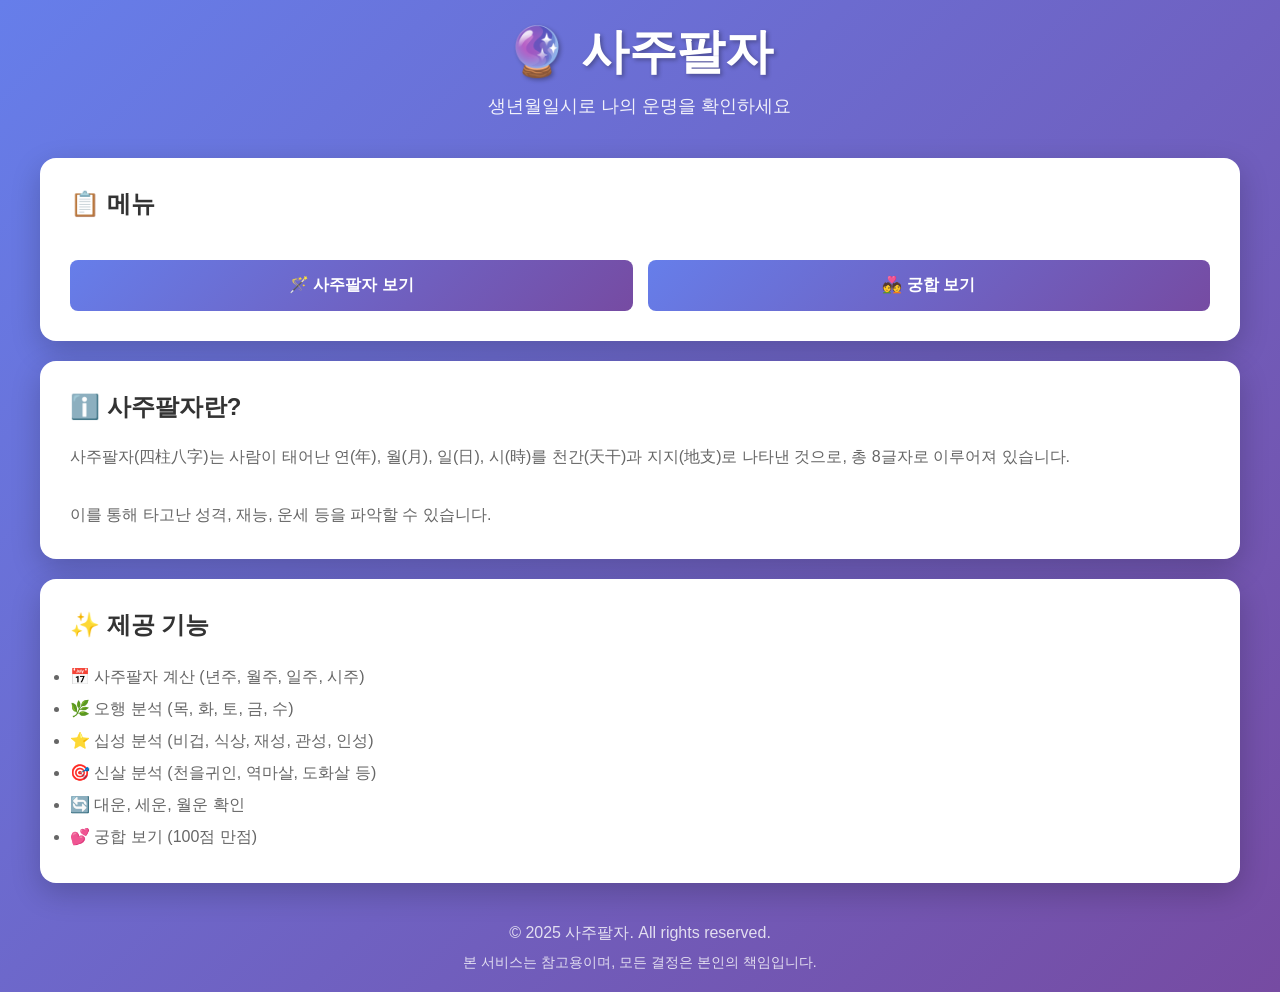
<file: saju-web/index.html>
<!DOCTYPE html>
<html lang="ko">
<head>
    <meta charset="UTF-8">
    <meta name="viewport" content="width=device-width, initial-scale=1.0">
    <title>사주팔자 - 온라인 무료 사주 보기</title>
    <link rel="stylesheet" href="css/style.css">
</head>
<body>
    <div class="container">
        <!-- 헤더 -->
        <div class="header">
            <h1>🔮 사주팔자</h1>
            <p>생년월일시로 나의 운명을 확인하세요</p>
        </div>

        <!-- 메뉴 카드 -->
        <div class="card">
            <div class="card-title">
                📋 메뉴
            </div>

            <div class="nav-buttons">
                <button class="btn btn-primary" onclick="location.href='saju.html'">
                    🪄 사주팔자 보기
                </button>
                <button class="btn btn-primary" onclick="location.href='gunghap.html'">
                    💑 궁합 보기
                </button>
            </div>
        </div>

        <!-- 소개 카드 -->
        <div class="card">
            <div class="card-title">
                ℹ️ 사주팔자란?
            </div>
            <p style="line-height: 1.8; color: #666;">
                사주팔자(四柱八字)는 사람이 태어난 연(年), 월(月), 일(日), 시(時)를
                천간(天干)과 지지(地支)로 나타낸 것으로, 총 8글자로 이루어져 있습니다.
                <br><br>
                이를 통해 타고난 성격, 재능, 운세 등을 파악할 수 있습니다.
            </p>
        </div>

        <!-- 기능 소개 -->
        <div class="card">
            <div class="card-title">
                ✨ 제공 기능
            </div>
            <ul style="line-height: 2; color: #666;">
                <li>📅 사주팔자 계산 (년주, 월주, 일주, 시주)</li>
                <li>🌿 오행 분석 (목, 화, 토, 금, 수)</li>
                <li>⭐ 십성 분석 (비겁, 식상, 재성, 관성, 인성)</li>
                <li>🎯 신살 분석 (천을귀인, 역마살, 도화살 등)</li>
                <li>🔄 대운, 세운, 월운 확인</li>
                <li>💕 궁합 보기 (100점 만점)</li>
            </ul>
        </div>

        <!-- 푸터 -->
        <div style="text-align: center; color: white; margin-top: 40px; opacity: 0.8;">
            <p>© 2025 사주팔자. All rights reserved.</p>
            <p style="font-size: 14px; margin-top: 10px;">
                본 서비스는 참고용이며, 모든 결정은 본인의 책임입니다.
            </p>
        </div>
    </div>
</body>
</html>
</file>
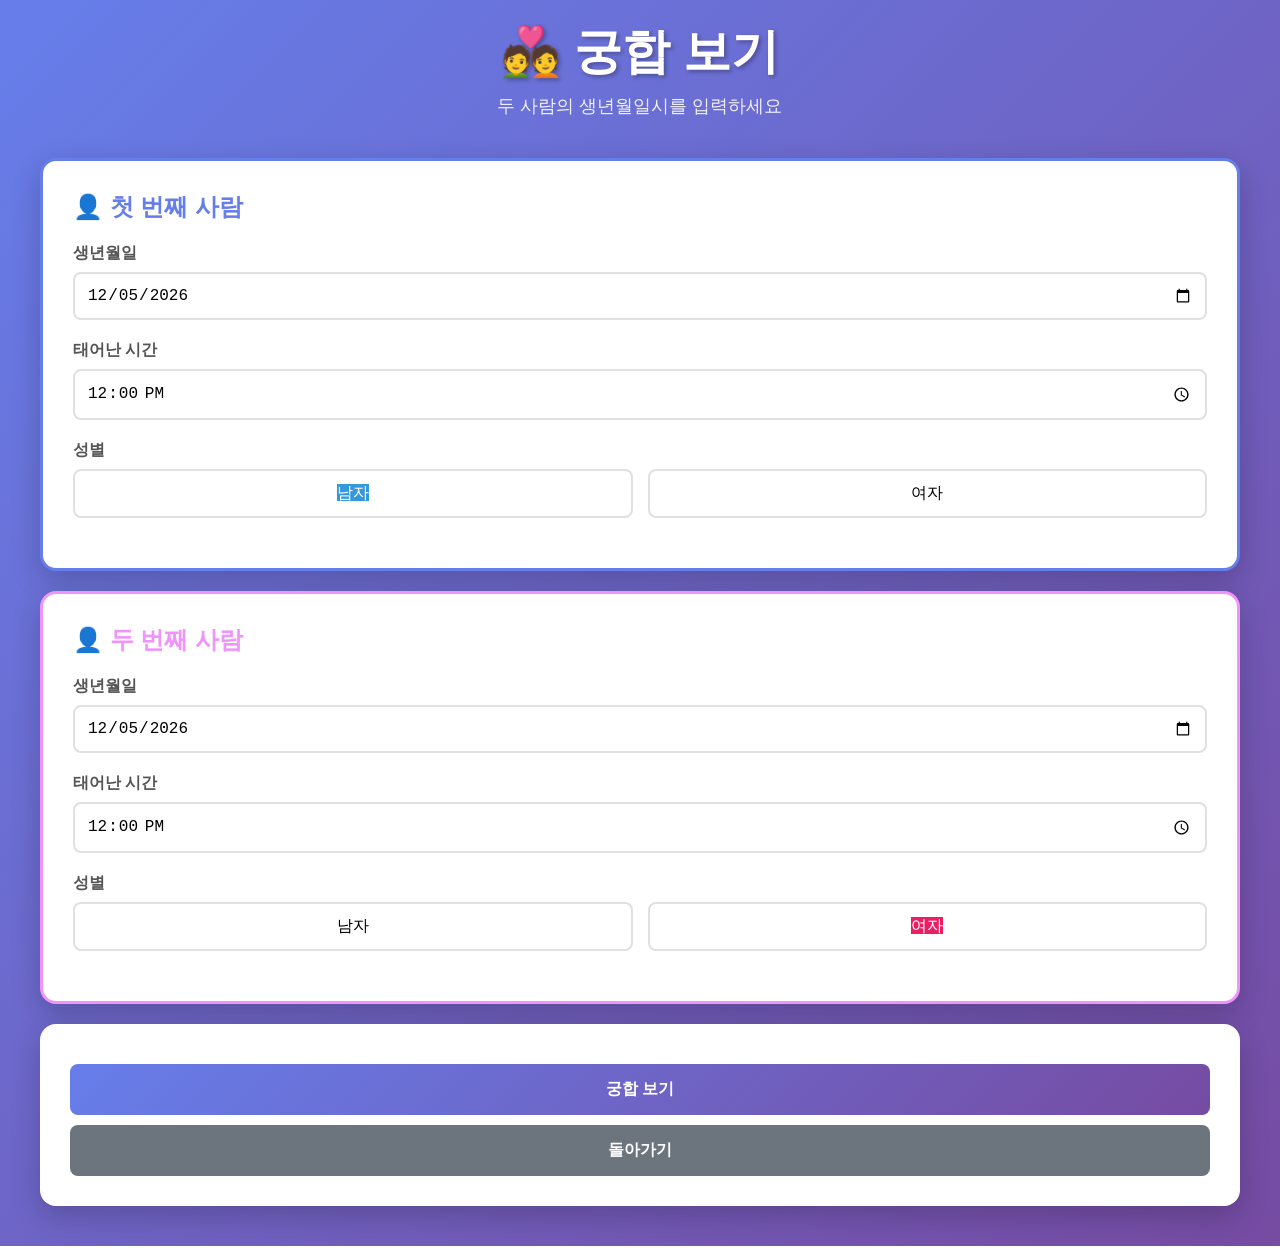
<file: saju-web/gunghap.html>
<!DOCTYPE html>
<html lang="ko">
<head>
    <meta charset="UTF-8">
    <meta name="viewport" content="width=device-width, initial-scale=1.0">
    <title>궁합 보기</title>
    <link rel="stylesheet" href="css/style.css">
</head>
<body>
    <div class="container">
        <!-- 헤더 -->
        <div class="header">
            <h1>💑 궁합 보기</h1>
            <p>두 사람의 생년월일시를 입력하세요</p>
        </div>

        <!-- 입력 폼 -->
        <div id="inputContainer">
            <!-- 첫 번째 사람 -->
            <div class="card person-card" style="border: 3px solid #667eea;">
                <div class="card-title" style="color: #667eea;">
                    👤 첫 번째 사람
                </div>

                <form id="person1Form">
                    <!-- 생년월일 -->
                    <div class="form-group">
                        <label class="form-label">생년월일</label>
                        <input type="date" class="form-control" id="birthDate1" required>
                    </div>

                    <!-- 시간 -->
                    <div class="form-group">
                        <label class="form-label">태어난 시간</label>
                        <input type="time" class="form-control" id="birthTime1" required>
                    </div>

                    <!-- 성별 -->
                    <div class="form-group">
                        <label class="form-label">성별</label>
                        <div class="radio-group">
                            <label class="radio-label male">
                                <input type="radio" name="gender1" value="male" checked>
                                <span>남자</span>
                            </label>
                            <label class="radio-label female">
                                <input type="radio" name="gender1" value="female">
                                <span>여자</span>
                            </label>
                        </div>
                    </div>
                </form>
            </div>

            <!-- 두 번째 사람 -->
            <div class="card person-card" style="border: 3px solid #f093fb;">
                <div class="card-title" style="color: #f093fb;">
                    👤 두 번째 사람
                </div>

                <form id="person2Form">
                    <!-- 생년월일 -->
                    <div class="form-group">
                        <label class="form-label">생년월일</label>
                        <input type="date" class="form-control" id="birthDate2" required>
                    </div>

                    <!-- 시간 -->
                    <div class="form-group">
                        <label class="form-label">태어난 시간</label>
                        <input type="time" class="form-control" id="birthTime2" required>
                    </div>

                    <!-- 성별 -->
                    <div class="form-group">
                        <label class="form-label">성별</label>
                        <div class="radio-group">
                            <label class="radio-label male">
                                <input type="radio" name="gender2" value="male">
                                <span>남자</span>
                            </label>
                            <label class="radio-label female">
                                <input type="radio" name="gender2" value="female" checked>
                                <span>여자</span>
                            </label>
                        </div>
                    </div>
                </form>
            </div>

            <!-- 버튼 -->
            <div class="card">
                <button type="button" class="btn btn-primary" onclick="calculateGunghap()">
                    궁합 보기
                </button>
                <button type="button" class="btn btn-secondary" onclick="location.href='index.html'">
                    돌아가기
                </button>
            </div>
        </div>

        <!-- 로딩 -->
        <div class="loading" id="loading">
            <div class="spinner"></div>
            <p style="margin-top: 20px; color: white; font-size: 18px;">계산 중...</p>
        </div>

        <!-- 결과 카드 -->
        <div id="resultContainer" class="hidden">
            <!-- 총점 카드 -->
            <div class="card" id="totalScoreCard">
                <div class="card-title">
                    🎯 궁합 점수
                </div>
                <div style="text-align: center; padding: 20px 0;">
                    <div id="gradeDisplay" style="font-size: 72px; font-weight: bold; margin-bottom: 20px;"></div>
                    <div id="totalScoreDisplay" style="font-size: 48px; font-weight: bold; color: #667eea; margin-bottom: 10px;"></div>
                    <div id="summaryDisplay" style="font-size: 18px; color: #666; line-height: 1.6;"></div>
                </div>
            </div>

            <!-- 첫 번째 사람 사주 -->
            <div class="card">
                <div class="card-title" style="color: #667eea;">
                    👤 첫 번째 사람 사주
                </div>
                <p><strong>생년월일:</strong> <span id="person1BirthDate"></span></p>
                <p><strong>성별:</strong> <span id="person1Gender"></span></p>
                <p><strong>일간:</strong> <span id="person1Ilgan" style="font-size: 24px; color: #667eea;"></span></p>

                <table class="saju-table" style="margin-top: 15px;">
                    <thead>
                        <tr>
                            <th>시주</th>
                            <th>일주</th>
                            <th>월주</th>
                            <th>년주</th>
                        </tr>
                    </thead>
                    <tbody>
                        <tr>
                            <td class="cheongan" id="person1TimeCheongan"></td>
                            <td class="cheongan" id="person1DayCheongan"></td>
                            <td class="cheongan" id="person1MonthCheongan"></td>
                            <td class="cheongan" id="person1YearCheongan"></td>
                        </tr>
                        <tr>
                            <td class="jiji" id="person1TimeJiji"></td>
                            <td class="jiji" id="person1DayJiji"></td>
                            <td class="jiji" id="person1MonthJiji"></td>
                            <td class="jiji" id="person1YearJiji"></td>
                        </tr>
                    </tbody>
                </table>
            </div>

            <!-- 두 번째 사람 사주 -->
            <div class="card">
                <div class="card-title" style="color: #f093fb;">
                    👤 두 번째 사람 사주
                </div>
                <p><strong>생년월일:</strong> <span id="person2BirthDate"></span></p>
                <p><strong>성별:</strong> <span id="person2Gender"></span></p>
                <p><strong>일간:</strong> <span id="person2Ilgan" style="font-size: 24px; color: #f093fb;"></span></p>

                <table class="saju-table" style="margin-top: 15px;">
                    <thead>
                        <tr>
                            <th>시주</th>
                            <th>일주</th>
                            <th>월주</th>
                            <th>년주</th>
                        </tr>
                    </thead>
                    <tbody>
                        <tr>
                            <td class="cheongan" id="person2TimeCheongan"></td>
                            <td class="cheongan" id="person2DayCheongan"></td>
                            <td class="cheongan" id="person2MonthCheongan"></td>
                            <td class="cheongan" id="person2YearCheongan"></td>
                        </tr>
                        <tr>
                            <td class="jiji" id="person2TimeJiji"></td>
                            <td class="jiji" id="person2DayJiji"></td>
                            <td class="jiji" id="person2MonthJiji"></td>
                            <td class="jiji" id="person2YearJiji"></td>
                        </tr>
                    </tbody>
                </table>
            </div>

            <!-- 카테고리별 점수 -->
            <div class="card">
                <div class="card-title">
                    📊 카테고리별 점수
                </div>
                <div id="categoryScoresContainer"></div>
            </div>

            <!-- 긍정적 요소 -->
            <div class="card">
                <div class="card-title">
                    ✅ 긍정적 요소
                </div>
                <ul id="positivePointsList" style="padding-left: 20px;"></ul>
            </div>

            <!-- 부정적 요소 -->
            <div class="card">
                <div class="card-title">
                    ⚠️ 부정적 요소
                </div>
                <ul id="negativePointsList" style="padding-left: 20px;"></ul>
            </div>

            <!-- 버튼 -->
            <div class="card">
                <button class="btn btn-primary" onclick="location.reload()">
                    다시 보기
                </button>
                <button class="btn btn-secondary" onclick="location.href='index.html'">
                    메인으로
                </button>
            </div>
        </div>
    </div>

    <script src="js/saju-calculator.js"></script>
    <script src="js/gunghap-calculator.js"></script>
    <script src="js/gunghap-app.js"></script>
</body>
</html>
</file>
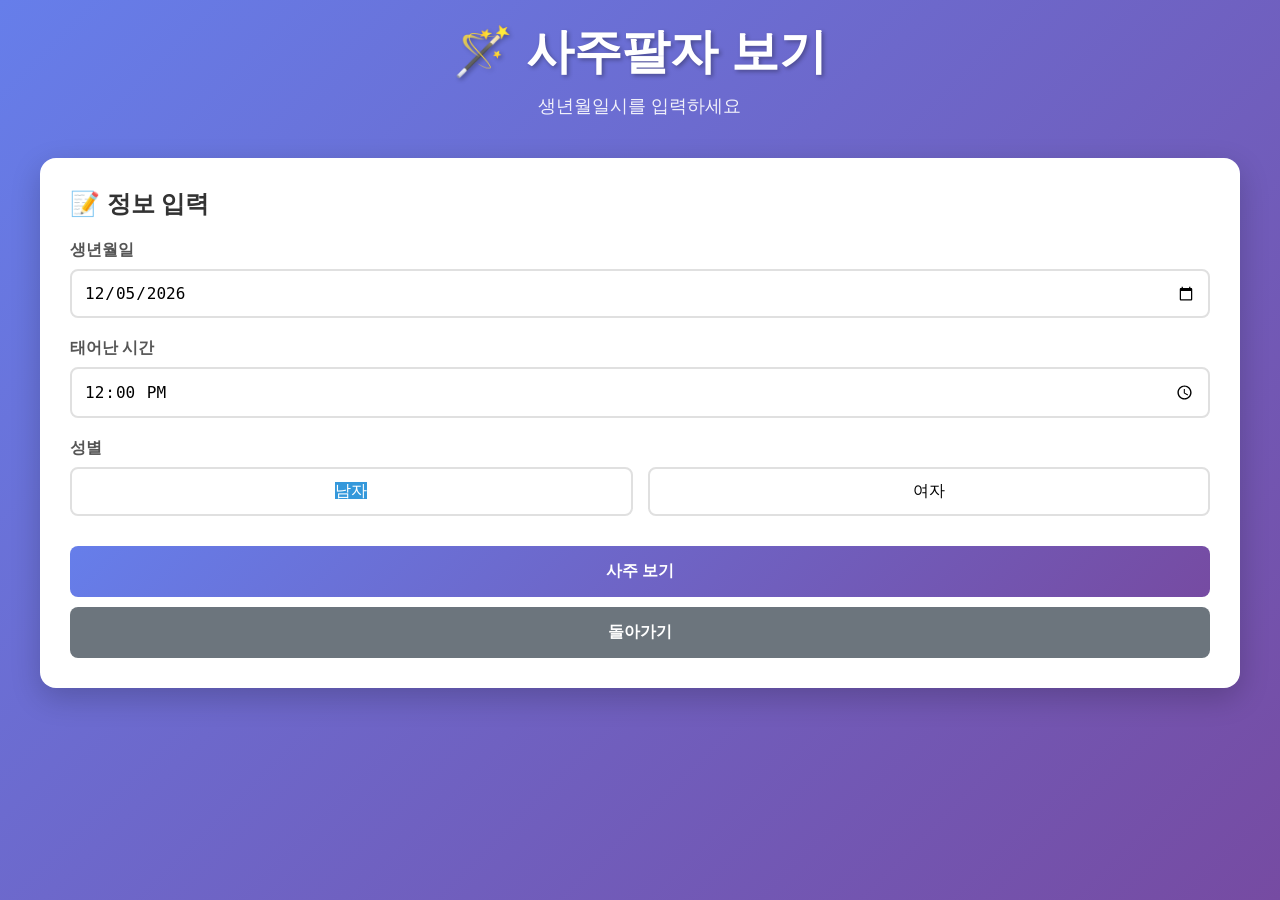
<file: saju-web/saju.html>
<!DOCTYPE html>
<html lang="ko">
<head>
    <meta charset="UTF-8">
    <meta name="viewport" content="width=device-width, initial-scale=1.0">
    <title>사주팔자 보기</title>
    <link rel="stylesheet" href="css/style.css">
</head>
<body>
    <div class="container">
        <!-- 헤더 -->
        <div class="header">
            <h1>🪄 사주팔자 보기</h1>
            <p>생년월일시를 입력하세요</p>
        </div>

        <!-- 입력 폼 -->
        <div class="card" id="inputCard">
            <div class="card-title">
                📝 정보 입력
            </div>

            <form id="sajuForm">
                <!-- 생년월일 -->
                <div class="form-group">
                    <label class="form-label">생년월일</label>
                    <input type="date" class="form-control" id="birthDate" required>
                </div>

                <!-- 시간 -->
                <div class="form-group">
                    <label class="form-label">태어난 시간</label>
                    <input type="time" class="form-control" id="birthTime" required>
                </div>

                <!-- 성별 -->
                <div class="form-group">
                    <label class="form-label">성별</label>
                    <div class="radio-group">
                        <label class="radio-label male">
                            <input type="radio" name="gender" value="male" checked>
                            <span>남자</span>
                        </label>
                        <label class="radio-label female">
                            <input type="radio" name="gender" value="female">
                            <span>여자</span>
                        </label>
                    </div>
                </div>

                <button type="submit" class="btn btn-primary">사주 보기</button>
                <button type="button" class="btn btn-secondary" onclick="location.href='index.html'">
                    돌아가기
                </button>
            </form>
        </div>

        <!-- 로딩 -->
        <div class="loading" id="loading">
            <div class="spinner"></div>
            <p style="margin-top: 20px; color: white; font-size: 18px;">계산 중...</p>
        </div>

        <!-- 결과 카드 -->
        <div id="resultContainer" class="hidden">
            <!-- 기본 정보 -->
            <div class="card">
                <div class="card-title">
                    ℹ️ 기본 정보
                </div>
                <p><strong>양력:</strong> <span id="resultBirthDate"></span></p>
                <p><strong>성별:</strong> <span id="resultGender"></span></p>
                <p><strong>일간:</strong> <span id="resultIlgan" style="font-size: 24px; color: #667eea;"></span></p>
            </div>

            <!-- 사주팔자 -->
            <div class="card">
                <div class="card-title">
                    🎴 사주팔자 (四柱八字)
                </div>
                <table class="saju-table">
                    <thead>
                        <tr>
                            <th>시주</th>
                            <th>일주</th>
                            <th>월주</th>
                            <th>년주</th>
                        </tr>
                    </thead>
                    <tbody>
                        <tr>
                            <td class="cheongan" id="timeCheongan"></td>
                            <td class="cheongan" id="dayCheongan"></td>
                            <td class="cheongan" id="monthCheongan"></td>
                            <td class="cheongan" id="yearCheongan"></td>
                        </tr>
                        <tr>
                            <td class="jiji" id="timeJiji"></td>
                            <td class="jiji" id="dayJiji"></td>
                            <td class="jiji" id="monthJiji"></td>
                            <td class="jiji" id="yearJiji"></td>
                        </tr>
                    </tbody>
                </table>
            </div>

            <!-- 오행 분석 -->
            <div class="card">
                <div class="card-title">
                    🌿 오행 분석 (五行)
                </div>
                <div id="ohaengContainer"></div>
            </div>

            <!-- 대운 -->
            <div class="card">
                <div class="card-title">
                    🔄 대운 (大運)
                </div>
                <p style="color: #666; margin-bottom: 15px;">10년 단위의 운의 흐름</p>
                <div class="un-container" id="daeunContainer"></div>
            </div>

            <!-- 세운 -->
            <div class="card">
                <div class="card-title">
                    📅 세운 (歲運)
                </div>
                <p style="color: #666; margin-bottom: 15px;">매년의 운세</p>
                <div class="un-container" id="seunContainer"></div>
            </div>

            <!-- 월운 -->
            <div class="card">
                <div class="card-title">
                    🗓️ 월운 (月運)
                </div>
                <p style="color: #666; margin-bottom: 15px;">매월의 운세</p>
                <div class="un-container" id="wolunContainer"></div>
            </div>

            <!-- 버튼 -->
            <div class="card">
                <button class="btn btn-primary" onclick="location.reload()">
                    다시 보기
                </button>
                <button class="btn btn-secondary" onclick="location.href='index.html'">
                    메인으로
                </button>
            </div>
        </div>
    </div>

    <script src="js/saju-calculator.js"></script>
    <script src="js/saju-app.js"></script>
</body>
</html>
</file>
<file: saju-web/css/style.css>
/* 전역 스타일 */
* {
    margin: 0;
    padding: 0;
    box-sizing: border-box;
}

body {
    font-family: -apple-system, BlinkMacSystemFont, 'Segoe UI', 'Noto Sans KR', sans-serif;
    background: linear-gradient(135deg, #667eea 0%, #764ba2 100%);
    min-height: 100vh;
    padding: 20px;
}

.container {
    max-width: 1200px;
    margin: 0 auto;
}

/* 헤더 */
.header {
    text-align: center;
    color: white;
    margin-bottom: 40px;
}

.header h1 {
    font-size: 48px;
    margin-bottom: 10px;
    text-shadow: 2px 2px 4px rgba(0,0,0,0.3);
}

.header p {
    font-size: 18px;
    opacity: 0.9;
}

/* 카드 */
.card {
    background: white;
    border-radius: 16px;
    padding: 30px;
    margin-bottom: 20px;
    box-shadow: 0 10px 30px rgba(0,0,0,0.2);
}

.card-title {
    font-size: 24px;
    font-weight: bold;
    margin-bottom: 20px;
    color: #333;
    display: flex;
    align-items: center;
    gap: 10px;
}

/* 버튼 */
.btn {
    padding: 15px 30px;
    border: none;
    border-radius: 8px;
    font-size: 16px;
    font-weight: bold;
    cursor: pointer;
    transition: all 0.3s;
    width: 100%;
    margin-top: 10px;
}

.btn-primary {
    background: linear-gradient(135deg, #667eea 0%, #764ba2 100%);
    color: white;
}

.btn-primary:hover {
    transform: translateY(-2px);
    box-shadow: 0 5px 15px rgba(102, 126, 234, 0.4);
}

.btn-secondary {
    background: #6c757d;
    color: white;
}

.btn-secondary:hover {
    background: #5a6268;
}

/* 폼 입력 */
.form-group {
    margin-bottom: 20px;
}

.form-label {
    display: block;
    font-weight: bold;
    margin-bottom: 8px;
    color: #555;
}

.form-control {
    width: 100%;
    padding: 12px;
    border: 2px solid #e0e0e0;
    border-radius: 8px;
    font-size: 16px;
    transition: border-color 0.3s;
}

.form-control:focus {
    outline: none;
    border-color: #667eea;
}

/* 라디오 버튼 */
.radio-group {
    display: flex;
    gap: 15px;
}

.radio-label {
    flex: 1;
    padding: 12px;
    border: 2px solid #e0e0e0;
    border-radius: 8px;
    text-align: center;
    cursor: pointer;
    transition: all 0.3s;
}

.radio-label:hover {
    border-color: #667eea;
}

.radio-label input[type="radio"] {
    display: none;
}

.radio-label input[type="radio"]:checked + span {
    color: white;
}

.radio-label.male input[type="radio"]:checked ~ * {
    background: #3498db;
}

.radio-label.female input[type="radio"]:checked ~ * {
    background: #e91e63;
}

/* 사주팔자 테이블 */
.saju-table {
    width: 100%;
    border-collapse: collapse;
    margin: 20px 0;
}

.saju-table th,
.saju-table td {
    border: 2px solid #333;
    padding: 20px;
    text-align: center;
}

.saju-table th {
    background: #f8f9fa;
    font-weight: bold;
}

.saju-table .cheongan {
    font-size: 36px;
    font-weight: bold;
    color: #667eea;
}

.saju-table .jiji {
    font-size: 36px;
    font-weight: bold;
    color: #764ba2;
}

/* 오행 분석 */
.ohaeng-item {
    margin-bottom: 15px;
}

.ohaeng-label {
    display: flex;
    justify-content: space-between;
    margin-bottom: 5px;
    font-weight: bold;
}

.ohaeng-bar {
    height: 30px;
    border-radius: 15px;
    background: #e0e0e0;
    overflow: hidden;
}

.ohaeng-fill {
    height: 100%;
    transition: width 0.5s ease;
    display: flex;
    align-items: center;
    justify-content: center;
    color: white;
    font-weight: bold;
}

.ohaeng-목 { background: #4CAF50; }
.ohaeng-화 { background: #F44336; }
.ohaeng-토 { background: #795548; }
.ohaeng-금 { background: #9E9E9E; }
.ohaeng-수 { background: #2196F3; }

/* 대운/세운/월운 */
.un-container {
    display: grid;
    grid-template-columns: repeat(auto-fit, minmax(100px, 1fr));
    gap: 10px;
    margin-top: 20px;
}

.un-item {
    background: #f8f9fa;
    border: 2px solid #e0e0e0;
    border-radius: 8px;
    padding: 15px;
    text-align: center;
}

.un-item.current {
    background: #fff3cd;
    border-color: #ffc107;
}

.un-ganzhi {
    font-size: 24px;
    font-weight: bold;
    color: #667eea;
    margin-bottom: 5px;
}

.un-info {
    font-size: 12px;
    color: #666;
}

/* 궁합 결과 */
.gunghap-score {
    text-align: center;
    padding: 40px;
    background: linear-gradient(135deg, #667eea 0%, #764ba2 100%);
    color: white;
    border-radius: 16px;
    margin-bottom: 30px;
}

.score-number {
    font-size: 72px;
    font-weight: bold;
    line-height: 1;
}

.score-grade {
    display: inline-block;
    padding: 10px 30px;
    background: rgba(255,255,255,0.3);
    border-radius: 25px;
    font-size: 24px;
    font-weight: bold;
    margin-top: 20px;
}

/* 긍정/부정 요소 */
.points-list {
    list-style: none;
}

.points-list li {
    padding: 12px;
    margin-bottom: 10px;
    border-radius: 8px;
    display: flex;
    align-items: start;
    gap: 10px;
}

.points-list.positive li {
    background: #d4edda;
    border-left: 4px solid #28a745;
}

.points-list.negative li {
    background: #f8d7da;
    border-left: 4px solid #dc3545;
}

/* 네비게이션 */
.nav-buttons {
    display: grid;
    grid-template-columns: repeat(auto-fit, minmax(200px, 1fr));
    gap: 15px;
    margin-top: 30px;
}

/* 로딩 스피너 */
.loading {
    display: none;
    text-align: center;
    padding: 40px;
}

.loading.show {
    display: block;
}

.spinner {
    border: 4px solid #f3f3f3;
    border-top: 4px solid #667eea;
    border-radius: 50%;
    width: 50px;
    height: 50px;
    animation: spin 1s linear infinite;
    margin: 0 auto;
}

@keyframes spin {
    0% { transform: rotate(0deg); }
    100% { transform: rotate(360deg); }
}

/* 반응형 */
@media (max-width: 768px) {
    .header h1 {
        font-size: 32px;
    }

    .card {
        padding: 20px;
    }

    .saju-table .cheongan,
    .saju-table .jiji {
        font-size: 24px;
    }

    .score-number {
        font-size: 48px;
    }
}

/* 히든 */
.hidden {
    display: none !important;
}
</file>
